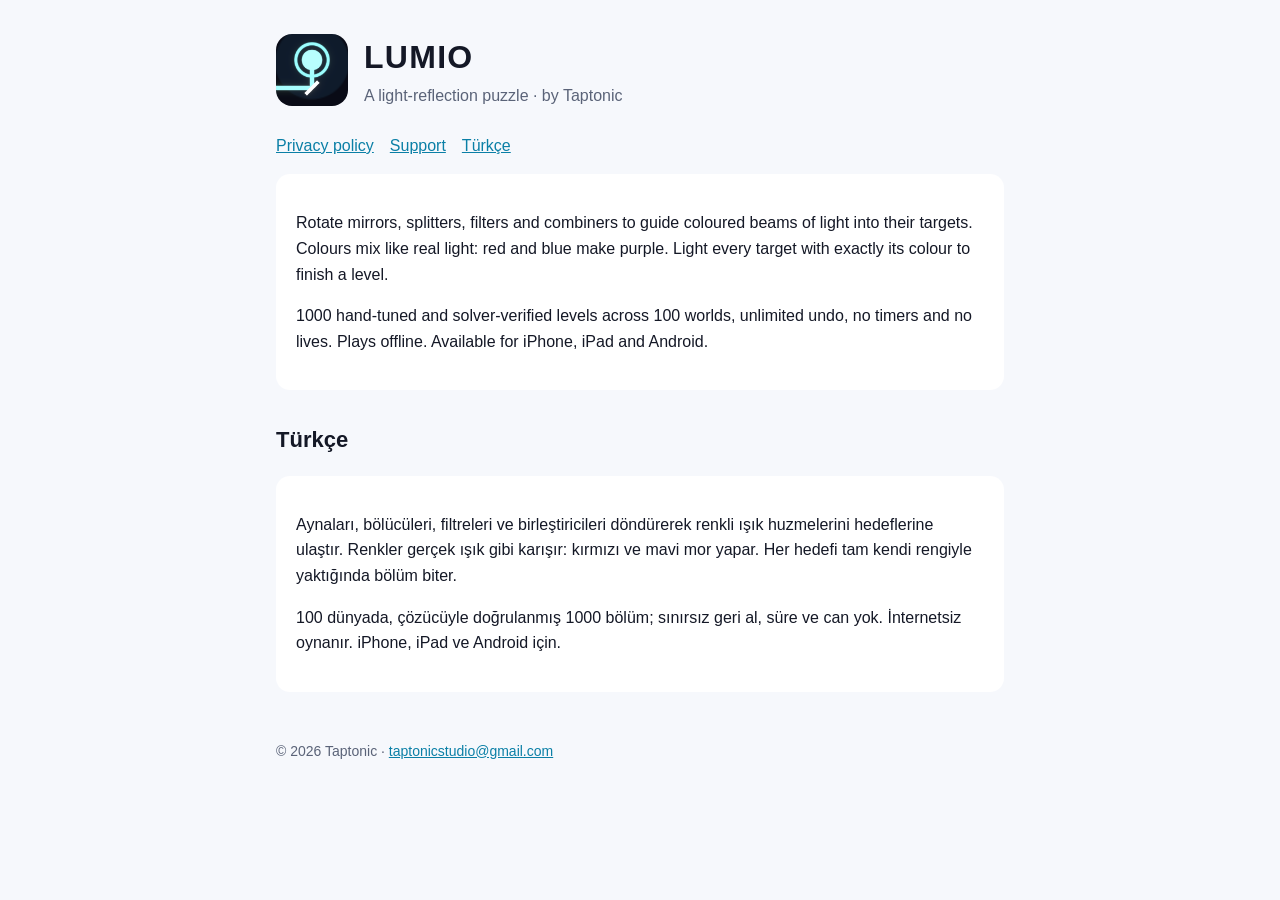
<file: index.html>
<!doctype html>
<html lang="en">
<head>
<meta charset="utf-8"><meta name="viewport" content="width=device-width, initial-scale=1">
<title>Lumio — light puzzle</title>
<meta name="description" content="Lumio: an offline light-reflection puzzle with 1000 levels. By Taptonic.">
<link rel="stylesheet" href="style.css"><link rel="icon" href="icon.png">
</head>
<body><main>
<header><img src="icon.png" alt="Lumio icon"><div><h1>LUMIO</h1><div class="dim">A light-reflection puzzle · by Taptonic</div></div></header>
<nav><a href="privacy.html">Privacy policy</a><a href="support.html">Support</a><a href="#tr">Türkçe</a></nav>
<div class="card">
<p>Rotate mirrors, splitters, filters and combiners to guide coloured beams of light into their targets.
Colours mix like real light: red and blue make purple. Light every target with exactly its colour to finish a level.</p>
<p>1000 hand-tuned and solver-verified levels across 100 worlds, unlimited undo, no timers and no lives.
Plays offline. Available for iPhone, iPad and Android.</p>
</div>
<h2 id="tr">Türkçe</h2>
<div class="card">
<p>Aynaları, bölücüleri, filtreleri ve birleştiricileri döndürerek renkli ışık huzmelerini hedeflerine ulaştır.
Renkler gerçek ışık gibi karışır: kırmızı ve mavi mor yapar. Her hedefi tam kendi rengiyle yaktığında bölüm biter.</p>
<p>100 dünyada, çözücüyle doğrulanmış 1000 bölüm; sınırsız geri al, süre ve can yok. İnternetsiz oynanır.
iPhone, iPad ve Android için.</p>
</div>
<footer>© 2026 Taptonic · <a href="mailto:taptonicstudio@gmail.com">taptonicstudio@gmail.com</a></footer>
</main></body></html>
</file>
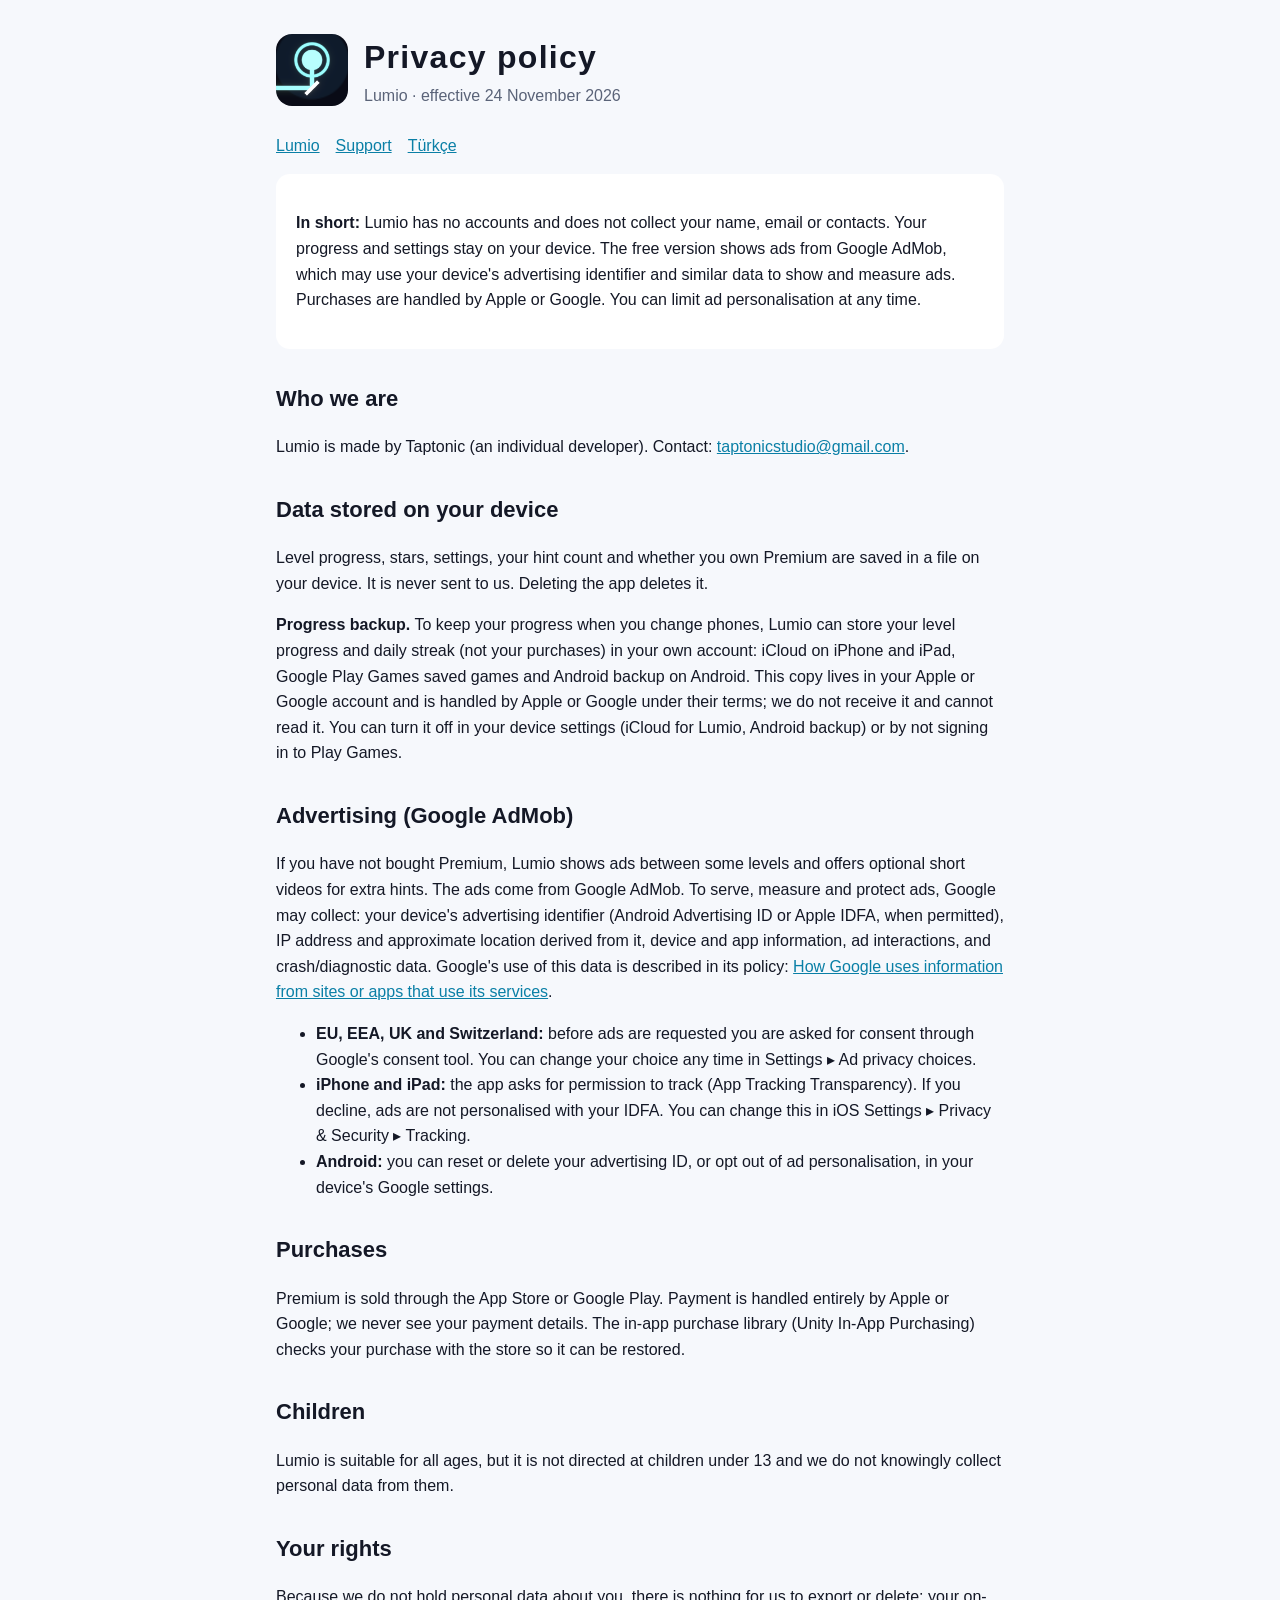
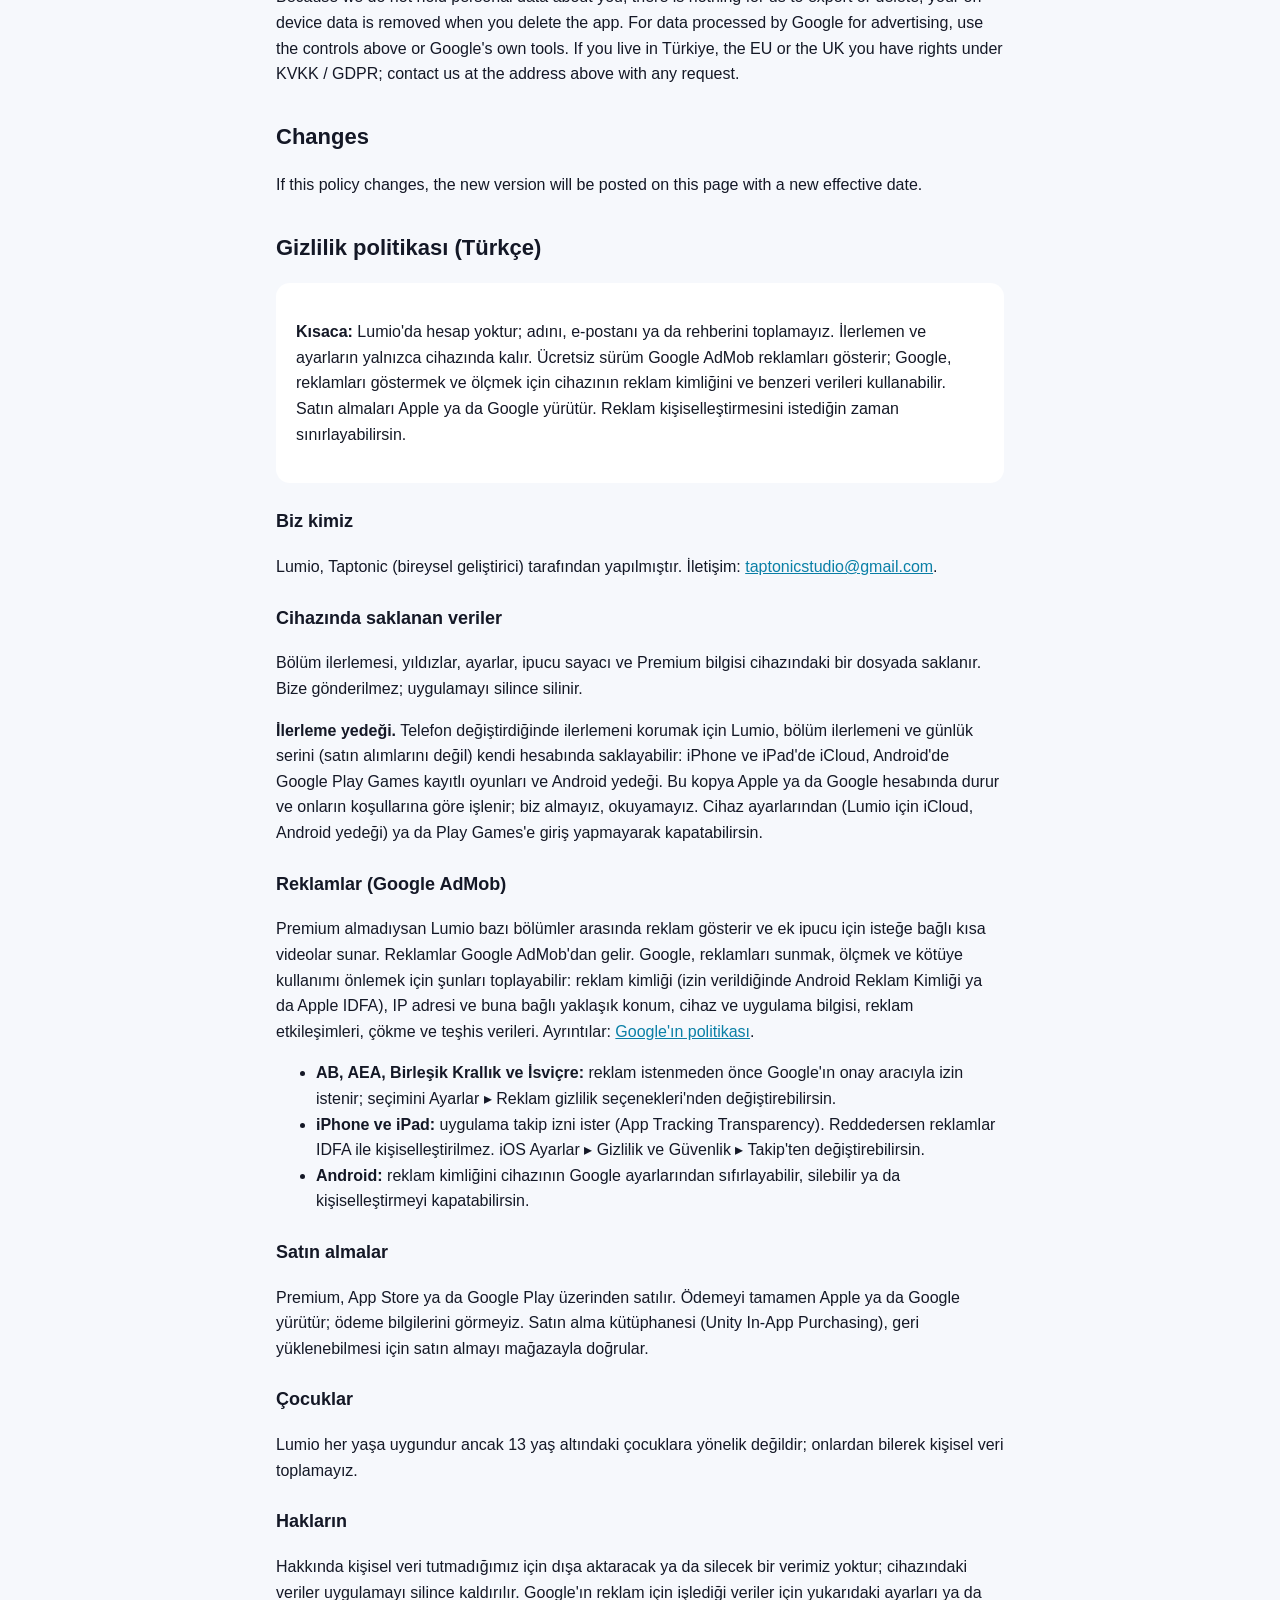
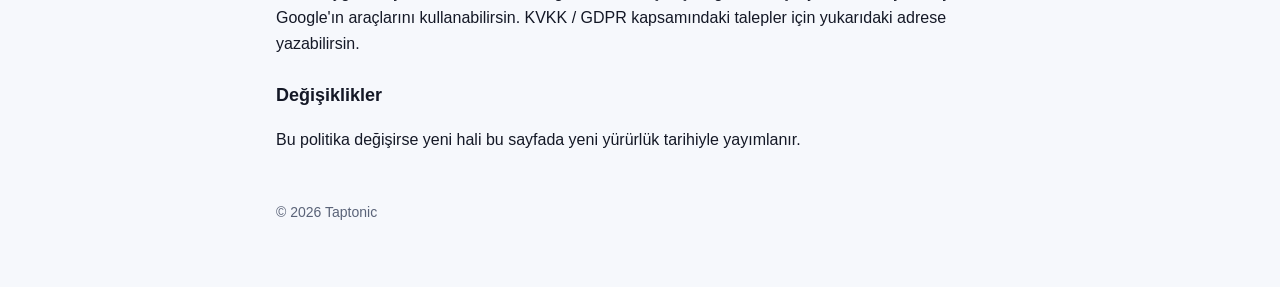
<file: privacy.html>
<!doctype html>
<html lang="en">
<head>
<meta charset="utf-8"><meta name="viewport" content="width=device-width, initial-scale=1">
<title>Lumio privacy policy</title><link rel="stylesheet" href="style.css"><link rel="icon" href="icon.png">
</head>
<body><main>
<header><img src="icon.png" alt="Lumio icon"><div><h1>Privacy policy</h1><div class="dim">Lumio · effective 24 November 2026</div></div></header>
<nav><a href="index.html">Lumio</a><a href="support.html">Support</a><a href="#tr">Türkçe</a></nav>

<div class="card">
<p><strong>In short:</strong> Lumio has no accounts and does not collect your name, email or contacts. Your progress and settings stay on your device.
The free version shows ads from Google AdMob, which may use your device's advertising identifier and similar data to show and measure ads.
Purchases are handled by Apple or Google. You can limit ad personalisation at any time.</p>
</div>

<h2>Who we are</h2>
<p>Lumio is made by Taptonic (an individual developer). Contact: <a href="mailto:taptonicstudio@gmail.com">taptonicstudio@gmail.com</a>.</p>

<h2>Data stored on your device</h2>
<p>Level progress, stars, settings, your hint count and whether you own Premium are saved in a file on your device. It is never sent to us. Deleting the app deletes it.</p>
<p><strong>Progress backup.</strong> To keep your progress when you change phones, Lumio can store your level progress and daily streak (not your purchases) in your own account: iCloud on iPhone and iPad, Google Play Games saved games and Android backup on Android. This copy lives in your Apple or Google account and is handled by Apple or Google under their terms; we do not receive it and cannot read it. You can turn it off in your device settings (iCloud for Lumio, Android backup) or by not signing in to Play Games.</p>

<h2>Advertising (Google AdMob)</h2>
<p>If you have not bought Premium, Lumio shows ads between some levels and offers optional short videos for extra hints. The ads come from Google AdMob.
To serve, measure and protect ads, Google may collect: your device's advertising identifier (Android Advertising ID or Apple IDFA, when permitted), IP address and approximate location derived from it,
device and app information, ad interactions, and crash/diagnostic data. Google's use of this data is described in its policy:
<a href="https://policies.google.com/technologies/partner-sites">How Google uses information from sites or apps that use its services</a>.</p>
<ul>
<li><strong>EU, EEA, UK and Switzerland:</strong> before ads are requested you are asked for consent through Google's consent tool. You can change your choice any time in Settings ▸ Ad privacy choices.</li>
<li><strong>iPhone and iPad:</strong> the app asks for permission to track (App Tracking Transparency). If you decline, ads are not personalised with your IDFA. You can change this in iOS Settings ▸ Privacy &amp; Security ▸ Tracking.</li>
<li><strong>Android:</strong> you can reset or delete your advertising ID, or opt out of ad personalisation, in your device's Google settings.</li>
</ul>

<h2>Purchases</h2>
<p>Premium is sold through the App Store or Google Play. Payment is handled entirely by Apple or Google; we never see your payment details.
The in-app purchase library (Unity In-App Purchasing) checks your purchase with the store so it can be restored.</p>

<h2>Children</h2>
<p>Lumio is suitable for all ages, but it is not directed at children under 13 and we do not knowingly collect personal data from them.</p>

<h2>Your rights</h2>
<p>Because we do not hold personal data about you, there is nothing for us to export or delete; your on-device data is removed when you delete the app.
For data processed by Google for advertising, use the controls above or Google's own tools. If you live in Türkiye, the EU or the UK you have rights under KVKK / GDPR; contact us at the address above with any request.</p>

<h2>Changes</h2>
<p>If this policy changes, the new version will be posted on this page with a new effective date.</p>

<h2 id="tr">Gizlilik politikası (Türkçe)</h2>
<div class="card">
<p><strong>Kısaca:</strong> Lumio'da hesap yoktur; adını, e-postanı ya da rehberini toplamayız. İlerlemen ve ayarların yalnızca cihazında kalır.
Ücretsiz sürüm Google AdMob reklamları gösterir; Google, reklamları göstermek ve ölçmek için cihazının reklam kimliğini ve benzeri verileri kullanabilir.
Satın almaları Apple ya da Google yürütür. Reklam kişiselleştirmesini istediğin zaman sınırlayabilirsin.</p>
</div>
<h3>Biz kimiz</h3>
<p>Lumio, Taptonic (bireysel geliştirici) tarafından yapılmıştır. İletişim: <a href="mailto:taptonicstudio@gmail.com">taptonicstudio@gmail.com</a>.</p>
<h3>Cihazında saklanan veriler</h3>
<p>Bölüm ilerlemesi, yıldızlar, ayarlar, ipucu sayacı ve Premium bilgisi cihazındaki bir dosyada saklanır. Bize gönderilmez; uygulamayı silince silinir.</p>
<p><strong>İlerleme yedeği.</strong> Telefon değiştirdiğinde ilerlemeni korumak için Lumio, bölüm ilerlemeni ve günlük serini (satın alımlarını değil) kendi hesabında saklayabilir: iPhone ve iPad'de iCloud, Android'de Google Play Games kayıtlı oyunları ve Android yedeği. Bu kopya Apple ya da Google hesabında durur ve onların koşullarına göre işlenir; biz almayız, okuyamayız. Cihaz ayarlarından (Lumio için iCloud, Android yedeği) ya da Play Games'e giriş yapmayarak kapatabilirsin.</p>
<h3>Reklamlar (Google AdMob)</h3>
<p>Premium almadıysan Lumio bazı bölümler arasında reklam gösterir ve ek ipucu için isteğe bağlı kısa videolar sunar. Reklamlar Google AdMob'dan gelir.
Google, reklamları sunmak, ölçmek ve kötüye kullanımı önlemek için şunları toplayabilir: reklam kimliği (izin verildiğinde Android Reklam Kimliği ya da Apple IDFA), IP adresi ve buna bağlı yaklaşık konum,
cihaz ve uygulama bilgisi, reklam etkileşimleri, çökme ve teşhis verileri. Ayrıntılar: <a href="https://policies.google.com/technologies/partner-sites">Google'ın politikası</a>.</p>
<ul>
<li><strong>AB, AEA, Birleşik Krallık ve İsviçre:</strong> reklam istenmeden önce Google'ın onay aracıyla izin istenir; seçimini Ayarlar ▸ Reklam gizlilik seçenekleri'nden değiştirebilirsin.</li>
<li><strong>iPhone ve iPad:</strong> uygulama takip izni ister (App Tracking Transparency). Reddedersen reklamlar IDFA ile kişiselleştirilmez. iOS Ayarlar ▸ Gizlilik ve Güvenlik ▸ Takip'ten değiştirebilirsin.</li>
<li><strong>Android:</strong> reklam kimliğini cihazının Google ayarlarından sıfırlayabilir, silebilir ya da kişiselleştirmeyi kapatabilirsin.</li>
</ul>
<h3>Satın almalar</h3>
<p>Premium, App Store ya da Google Play üzerinden satılır. Ödemeyi tamamen Apple ya da Google yürütür; ödeme bilgilerini görmeyiz. Satın alma kütüphanesi (Unity In-App Purchasing), geri yüklenebilmesi için satın almayı mağazayla doğrular.</p>
<h3>Çocuklar</h3>
<p>Lumio her yaşa uygundur ancak 13 yaş altındaki çocuklara yönelik değildir; onlardan bilerek kişisel veri toplamayız.</p>
<h3>Hakların</h3>
<p>Hakkında kişisel veri tutmadığımız için dışa aktaracak ya da silecek bir verimiz yoktur; cihazındaki veriler uygulamayı silince kaldırılır. Google'ın reklam için işlediği veriler için yukarıdaki ayarları ya da Google'ın araçlarını kullanabilirsin. KVKK / GDPR kapsamındaki talepler için yukarıdaki adrese yazabilirsin.</p>
<h3>Değişiklikler</h3>
<p>Bu politika değişirse yeni hali bu sayfada yeni yürürlük tarihiyle yayımlanır.</p>

<footer>© 2026 Taptonic</footer>
</main></body></html>
</file>
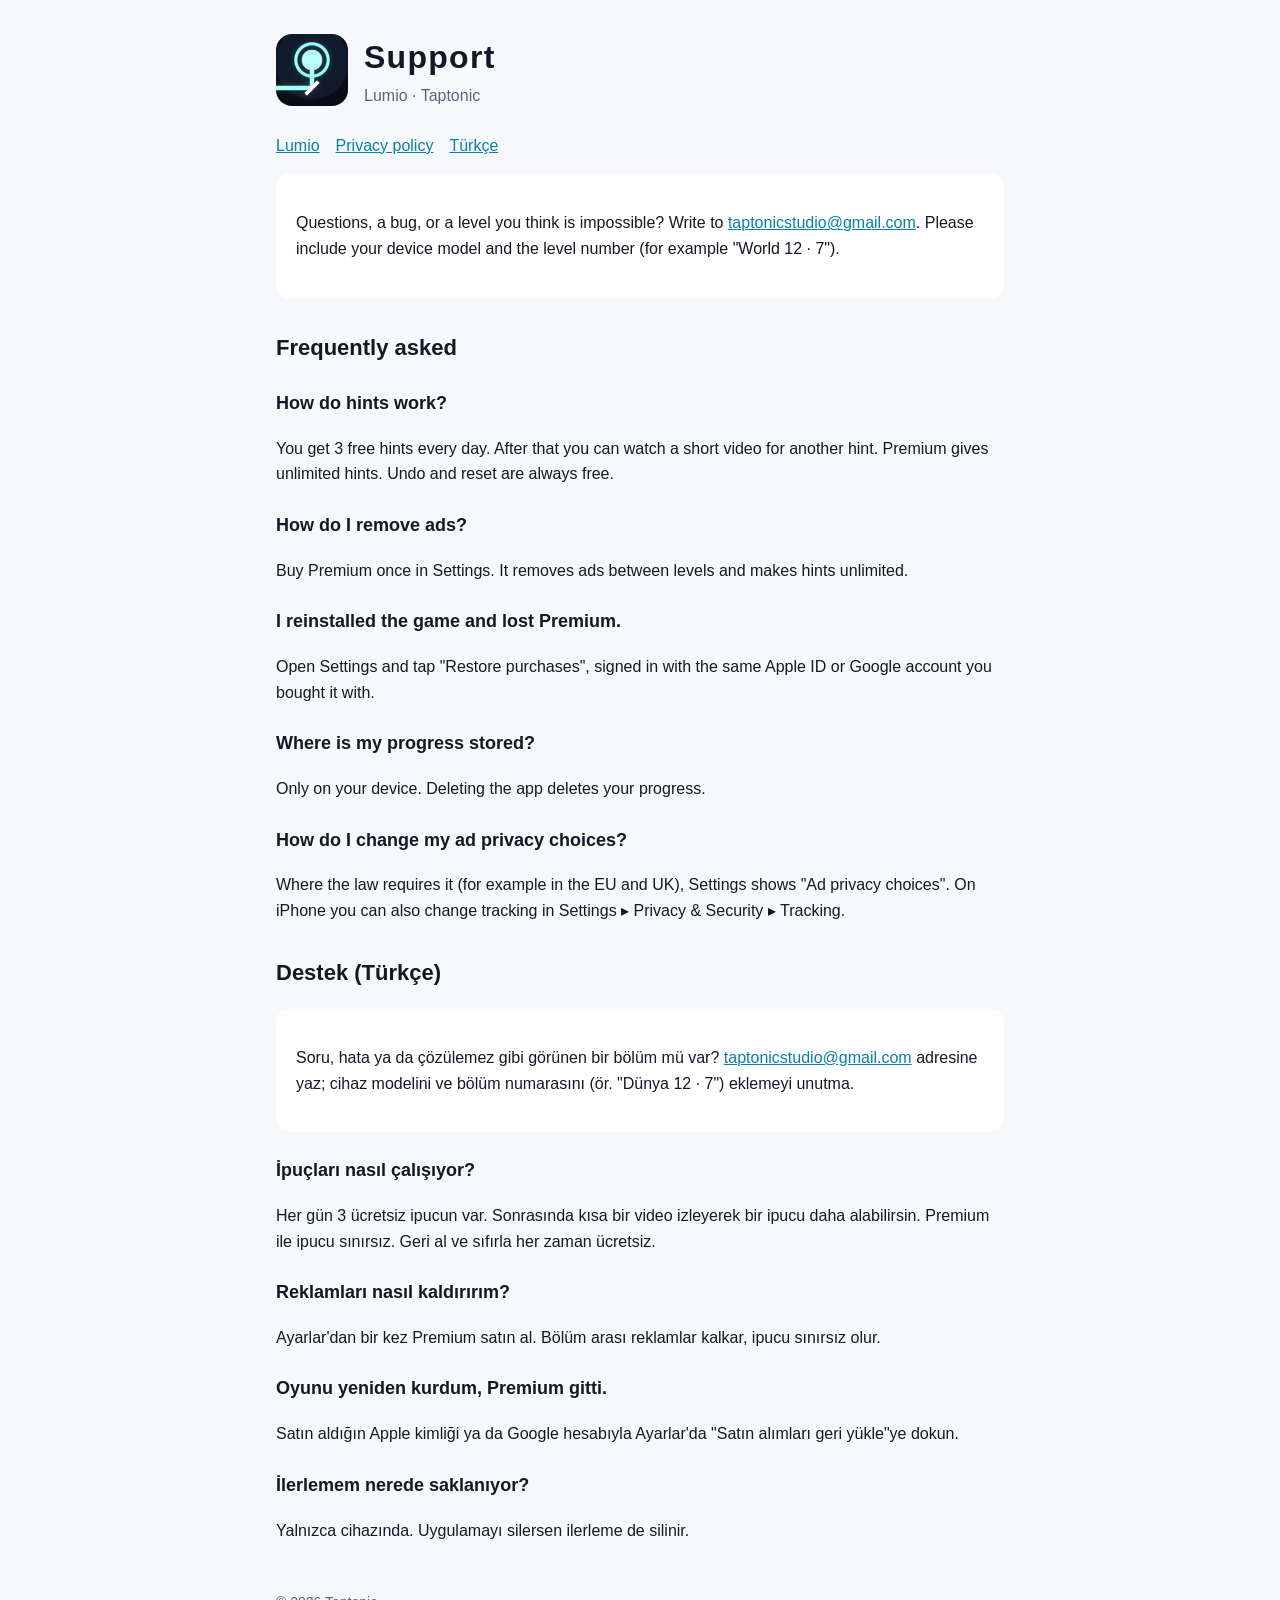
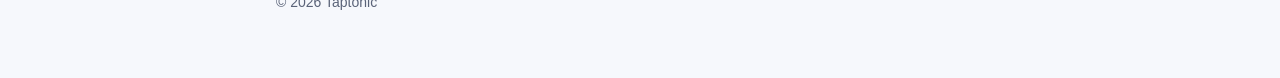
<file: support.html>
<!doctype html>
<html lang="en">
<head>
<meta charset="utf-8"><meta name="viewport" content="width=device-width, initial-scale=1">
<title>Lumio support</title><link rel="stylesheet" href="style.css"><link rel="icon" href="icon.png">
</head>
<body><main>
<header><img src="icon.png" alt="Lumio icon"><div><h1>Support</h1><div class="dim">Lumio · Taptonic</div></div></header>
<nav><a href="index.html">Lumio</a><a href="privacy.html">Privacy policy</a><a href="#tr">Türkçe</a></nav>
<div class="card">
<p>Questions, a bug, or a level you think is impossible? Write to
<a href="mailto:taptonicstudio@gmail.com">taptonicstudio@gmail.com</a>. Please include your device model and the level number (for example "World 12 · 7").</p>
</div>
<h2>Frequently asked</h2>
<h3>How do hints work?</h3>
<p>You get 3 free hints every day. After that you can watch a short video for another hint. Premium gives unlimited hints. Undo and reset are always free.</p>
<h3>How do I remove ads?</h3>
<p>Buy Premium once in Settings. It removes ads between levels and makes hints unlimited.</p>
<h3>I reinstalled the game and lost Premium.</h3>
<p>Open Settings and tap "Restore purchases", signed in with the same Apple ID or Google account you bought it with.</p>
<h3>Where is my progress stored?</h3>
<p>Only on your device. Deleting the app deletes your progress.</p>
<h3>How do I change my ad privacy choices?</h3>
<p>Where the law requires it (for example in the EU and UK), Settings shows "Ad privacy choices". On iPhone you can also change tracking in Settings ▸ Privacy &amp; Security ▸ Tracking.</p>

<h2 id="tr">Destek (Türkçe)</h2>
<div class="card">
<p>Soru, hata ya da çözülemez gibi görünen bir bölüm mü var? <a href="mailto:taptonicstudio@gmail.com">taptonicstudio@gmail.com</a> adresine yaz;
cihaz modelini ve bölüm numarasını (ör. "Dünya 12 · 7") eklemeyi unutma.</p>
</div>
<h3>İpuçları nasıl çalışıyor?</h3>
<p>Her gün 3 ücretsiz ipucun var. Sonrasında kısa bir video izleyerek bir ipucu daha alabilirsin. Premium ile ipucu sınırsız. Geri al ve sıfırla her zaman ücretsiz.</p>
<h3>Reklamları nasıl kaldırırım?</h3>
<p>Ayarlar'dan bir kez Premium satın al. Bölüm arası reklamlar kalkar, ipucu sınırsız olur.</p>
<h3>Oyunu yeniden kurdum, Premium gitti.</h3>
<p>Satın aldığın Apple kimliği ya da Google hesabıyla Ayarlar'da "Satın alımları geri yükle"ye dokun.</p>
<h3>İlerlemem nerede saklanıyor?</h3>
<p>Yalnızca cihazında. Uygulamayı silersen ilerleme de silinir.</p>
<footer>© 2026 Taptonic</footer>
</main></body></html>
</file>
<file: style.css>
:root { --bg:#0a0c16; --card:#121626; --text:#e6ebf5; --dim:#9aa3b8; --accent:#73e0ff; }
@media (prefers-color-scheme: light) { :root:not([data-theme="dark"]) { --bg:#f6f8fc; --card:#ffffff; --text:#141826; --dim:#5a6378; --accent:#0a7fa6; } }
* { box-sizing: border-box; }
body { margin:0; background:var(--bg); color:var(--text); font:16px/1.6 -apple-system, BlinkMacSystemFont, "Segoe UI", Roboto, sans-serif; }
main { max-width:760px; margin:0 auto; padding:32px 16px 64px; }
header { display:flex; align-items:center; gap:16px; margin-bottom:24px; }
header img { width:72px; height:72px; border-radius:16px; }
h1 { font-size:32px; margin:0; letter-spacing:.04em; }
h2 { margin-top:32px; font-size:22px; }
h3 { margin-top:24px; font-size:18px; }
a { color:var(--accent); }
.card { background:var(--card); border-radius:14px; padding:20px; margin:16px 0; }
.dim { color:var(--dim); }
nav a { margin-right:16px; }
footer { margin-top:48px; color:var(--dim); font-size:14px; }
</file>
